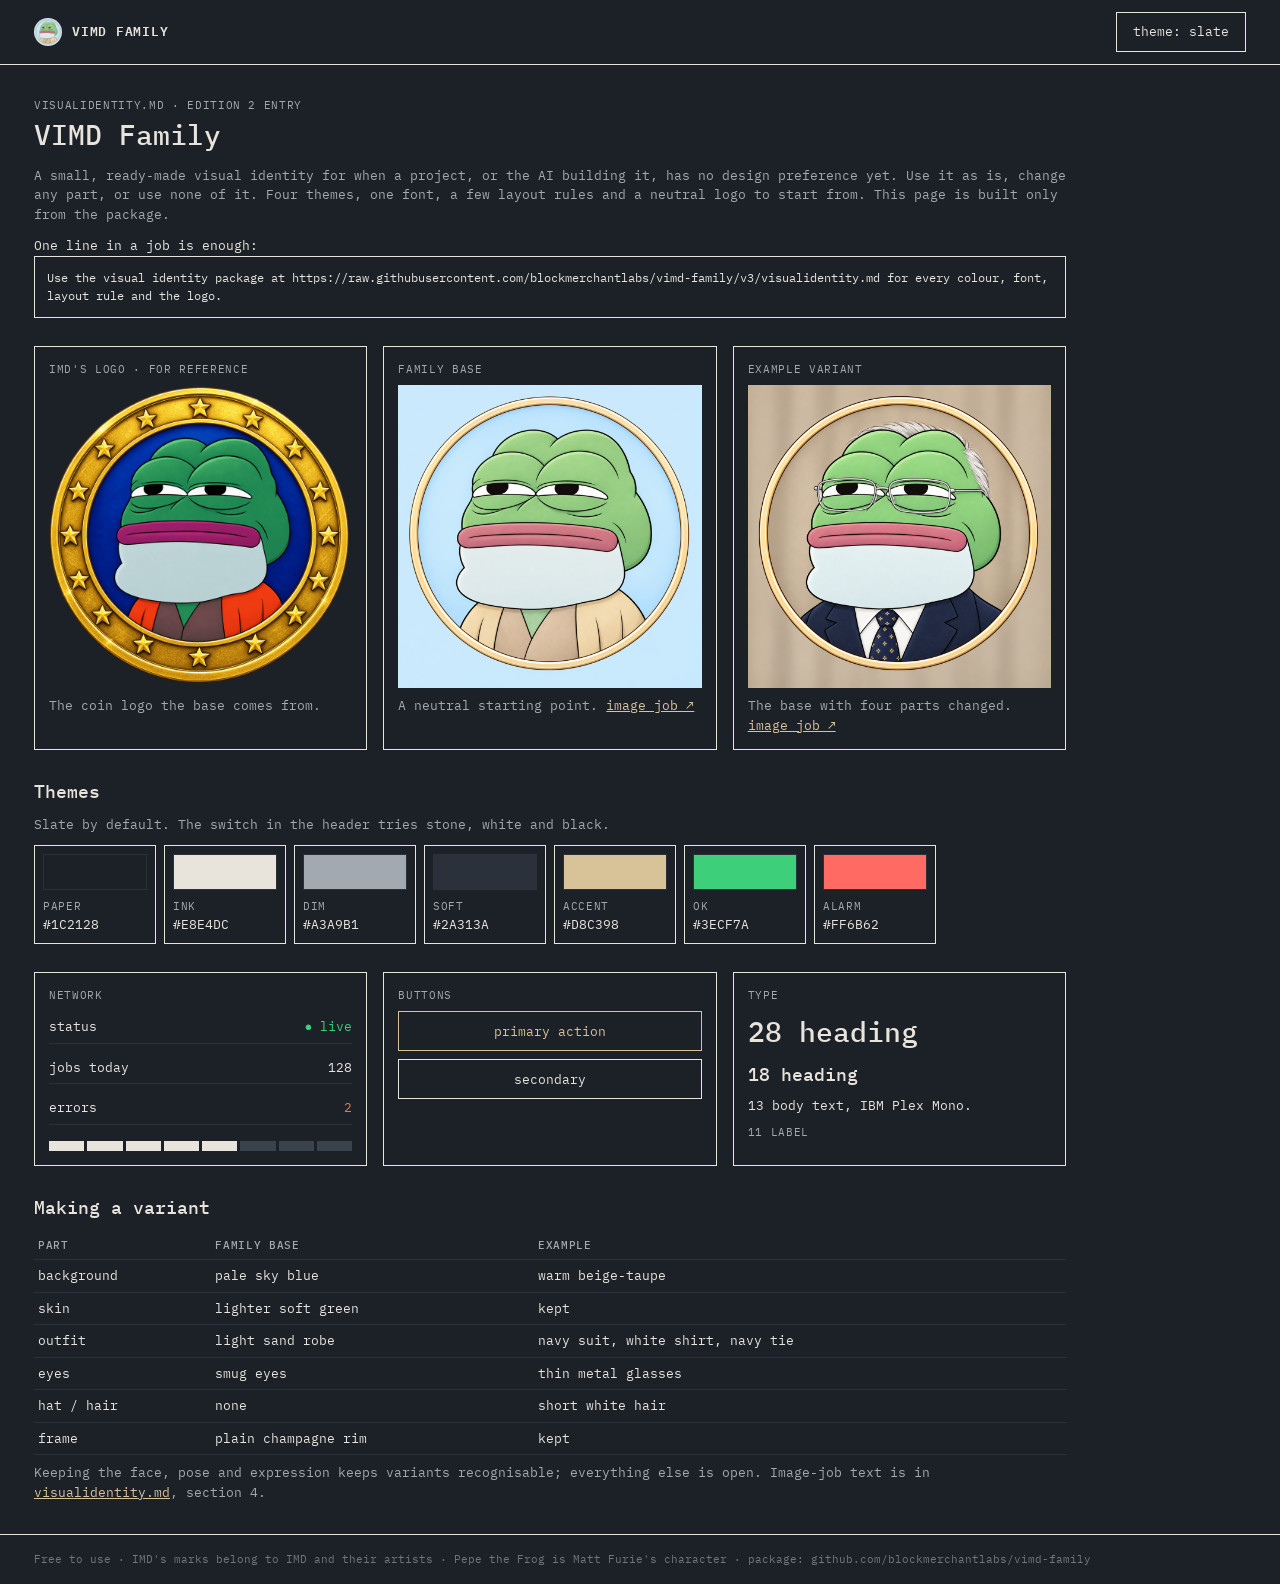
<file: example/index.html>
<!doctype html>
<html lang="en" data-theme="slate">
<head>
<meta charset="utf-8">
<meta name="viewport" content="width=device-width,initial-scale=1">
<title>VIMD Family</title>
<link rel="icon" href="../assets/family-base-pepe.png">
<link rel="preconnect" href="https://fonts.googleapis.com">
<link href="https://fonts.googleapis.com/css2?family=IBM+Plex+Mono:wght@400;500;600&display=swap" rel="stylesheet">
<link rel="stylesheet" href="../tokens.css">
<style>
*{box-sizing:border-box;margin:0}
html,body{background:var(--paper);color:var(--ink)}
body{font:var(--body)/1.5 var(--mono)}
header{display:flex;align-items:center;justify-content:space-between;gap:12px;padding:12px var(--gutter);border-bottom:var(--rule)}
.brand{display:flex;align-items:center;gap:10px;font-weight:600;letter-spacing:var(--track)}
.brand img{width:28px;height:28px;border-radius:50%}
.pill{height:var(--pill-h);padding:0 16px;border:var(--rule);background:var(--paper);color:var(--ink);font:inherit;cursor:pointer}
.pill:hover{background:var(--hover)}
.pill.primary{border-color:var(--accent);color:var(--accent)}
main{padding:32px var(--gutter);max-width:1100px;display:grid;gap:28px}
h1{font-size:var(--h1);font-weight:500}
h2{font-size:var(--h2);font-weight:500;margin-bottom:10px}
.label{font-size:var(--label);letter-spacing:var(--track);text-transform:uppercase;color:var(--dim)}
.dim{color:var(--dim)}
a{color:var(--accent)}
a:focus-visible,.pill:focus-visible{outline:2px solid var(--accent);outline-offset:2px}
.grid3{display:grid;gap:16px;grid-template-columns:1fr}
@media(min-width:760px){.grid3{grid-template-columns:repeat(3,1fr)}}
.box{border:var(--rule);padding:14px;display:grid;gap:8px;align-content:start}
.box img{width:100%;height:auto;display:block}
.swatches{display:grid;gap:8px;grid-template-columns:repeat(auto-fill,minmax(120px,1fr))}
.sw{border:var(--rule);padding:8px}
.sw i{display:block;height:36px;border:1px solid var(--soft);margin-bottom:6px}
table{border-collapse:collapse;width:100%}
td,th{border-bottom:1px solid var(--soft);padding:6px 4px;text-align:left;vertical-align:top}
th{font-weight:500;color:var(--dim);font-size:var(--label);letter-spacing:var(--track);text-transform:uppercase}
.row{display:flex;justify-content:space-between;border-bottom:1px solid var(--soft);padding:6px 0}
.ok{color:var(--ok)}.alarm{color:var(--alarm)}
.seg{display:flex;gap:3px;margin-top:8px}.seg i{flex:1;height:10px;background:var(--seg-light)}.seg i.on{background:var(--ink)}
pre{border:var(--rule);padding:12px;white-space:pre-wrap;word-break:break-word;font:12px/1.5 var(--mono)}
footer{padding:16px var(--gutter);border-top:var(--rule);color:var(--faint);font-size:11px}
</style>
</head>
<body>
<header>
  <div class="brand"><img src="../assets/family-base-pepe.png" alt="">VIMD FAMILY</div>
  <button class="pill" id="themeBtn" type="button">theme: slate</button>
</header>
<main>
  <section>
    <p class="label">visualidentity.md · edition 2 entry</p>
    <h1>VIMD Family</h1>
    <p class="dim" style="margin-top:10px">A small, ready-made visual identity for when a project, or the AI building it, has no design preference yet. Use it as is, change any part, or use none of it. Four themes, one font, a few layout rules and a neutral logo to start from. This page is built only from the package.</p>
    <p style="margin-top:12px">One line in a job is enough:</p>
<pre>Use the visual identity package at https://raw.githubusercontent.com/blockmerchantlabs/vimd-family/v3/visualidentity.md for every colour, font, layout rule and the logo.</pre>
  </section>

  <section class="grid3">
    <div class="box">
      <p class="label">IMD's logo · for reference</p>
      <img src="../assets/imd-coin-pepe-800.png" alt="IMD's own coin Pepe">
      <p class="dim">The coin logo the base comes from.</p>
    </div>
    <div class="box">
      <p class="label">family base</p>
      <img src="../assets/family-base-pepe.png" alt="The family base Pepe">
      <p class="dim">A neutral starting point. <a href="https://explorer.imd.fun/jobs/0de5b3c1-0435-4ef3-9158-00231d3cde02">image job ↗</a></p>
    </div>
    <div class="box">
      <p class="label">example variant</p>
      <img src="../assets/example-investor-pepe.png" alt="Example variant in a navy suit">
      <p class="dim">The base with four parts changed. <a href="https://explorer.imd.fun/jobs/de4618d8-66ce-42b2-ba9b-2f13a8e88ce9">image job ↗</a></p>
    </div>
  </section>

  <section>
    <h2>Themes</h2>
    <p class="dim" style="margin-bottom:10px">Slate by default. The switch in the header tries stone, white and black.</p>
    <div class="swatches" id="sw"></div>
  </section>

  <section class="grid3">
    <div class="box">
      <p class="label">network</p>
      <div class="row"><span>status</span><span class="ok">● live</span></div>
      <div class="row"><span>jobs today</span><span>128</span></div>
      <div class="row"><span>errors</span><span class="alarm">2</span></div>
      <div class="seg"><i class="on"></i><i class="on"></i><i class="on"></i><i class="on"></i><i class="on"></i><i></i><i></i><i></i></div>
    </div>
    <div class="box">
      <p class="label">buttons</p>
      <button class="pill primary" type="button">primary action</button>
      <button class="pill" type="button">secondary</button>
    </div>
    <div class="box">
      <p class="label">type</p>
      <p style="font-size:var(--h1);font-weight:500">28 heading</p>
      <p style="font-size:var(--h2);font-weight:500">18 heading</p>
      <p>13 body text, IBM Plex Mono.</p>
      <p class="label">11 label</p>
    </div>
  </section>

  <section>
    <h2>Making a variant</h2>
    <table>
      <tr><th>Part</th><th>Family base</th><th>Example</th></tr>
      <tr><td>background</td><td>pale sky blue</td><td>warm beige-taupe</td></tr>
      <tr><td>skin</td><td>lighter soft green</td><td>kept</td></tr>
      <tr><td>outfit</td><td>light sand robe</td><td>navy suit, white shirt, navy tie</td></tr>
      <tr><td>eyes</td><td>smug eyes</td><td>thin metal glasses</td></tr>
      <tr><td>hat / hair</td><td>none</td><td>short white hair</td></tr>
      <tr><td>frame</td><td>plain champagne rim</td><td>kept</td></tr>
    </table>
    <p class="dim" style="margin-top:8px">Keeping the face, pose and expression keeps variants recognisable; everything else is open. Image-job text is in <a href="https://raw.githubusercontent.com/blockmerchantlabs/vimd-family/v3/visualidentity.md">visualidentity.md</a>, section 4.</p>
  </section>
</main>
<footer>Free to use · IMD's marks belong to IMD and their artists · Pepe the Frog is Matt Furie's character · package: github.com/blockmerchantlabs/vimd-family</footer>
<script>
(function(){
  var T=["slate","stone","white","black"],r=document.documentElement,b=document.getElementById("themeBtn");
  var saved=null;try{saved=localStorage.getItem("vimd-family-theme")}catch(e){}
  function set(t){r.dataset.theme=t;b.textContent="theme: "+t;try{localStorage.setItem("vimd-family-theme",t)}catch(e){}draw()}
  b.onclick=function(){set(T[(T.indexOf(r.dataset.theme)+1)%T.length])};
  function draw(){
    var cs=getComputedStyle(r),names=["paper","ink","dim","soft","accent","ok","alarm"],h="";
    names.forEach(function(n){var v=cs.getPropertyValue("--"+n).trim();h+='<div class="sw"><i style="background:'+v+'"></i><span class="label">'+n+'</span><br>'+v+'</div>'});
    document.getElementById("sw").innerHTML=h;
  }
  set(T.indexOf(saved)>=0?saved:"slate");
})();
</script>
</body>
</html>
</file>
<file: tokens.css>
/* VIMD Family visual identity, tokens. Default theme: slate. Others: stone, white, black.
   Set the theme with <html data-theme="slate|stone|white|black">. No attribute = slate. */
:root,:root[data-theme=slate]{color-scheme:dark;
  --paper:#1C2128;--ink:#E8E4DC;--dim:#A3A9B1;--faint:#6E7681;--mute:#4A525C;--soft:#2A313A;--hover:#242A32;
  --accent:#D8C398;--ok:#3ECF7A;--alarm:#FF6B62;--seg-light:#3A424C}
:root[data-theme=stone]{color-scheme:light;
  --paper:#ECE8E1;--ink:#222831;--dim:#5A6068;--faint:#7D828A;--mute:#B9B4AB;--soft:#DCD7CE;--hover:#E4DFD7;
  --accent:#7A5F30;--ok:#13703C;--alarm:#B3261E;--seg-light:#CFC9BF}
:root[data-theme=white]{color-scheme:light;
  --paper:#FFFFFF;--ink:#000000;--dim:#555555;--faint:#8C8C8C;--mute:#BBBBBB;--soft:#E6E6E6;--hover:#F4F4F4;
  --accent:#8A6D3B;--ok:#13793F;--alarm:#B3261E;--seg-light:#CFCFCF}
:root[data-theme=black]{color-scheme:dark;
  --paper:#000000;--ink:#FFFFFF;--dim:#9A9A9A;--faint:#666666;--mute:#4A4A4A;--soft:#262626;--hover:#141414;
  --accent:#D8C398;--ok:#3ECF7A;--alarm:#FF6B62;--seg-light:#3A3A3A}
:root{--rule:1.5px solid var(--ink);--mono:"IBM Plex Mono",ui-monospace,SFMono-Regular,Menlo,monospace;
  --gutter:clamp(16px,4vw,34px);--label:11px;--body:13px;--h2:18px;--h1:28px;--track:0.06em;--pill-h:40px;--radius:0}
</file>
